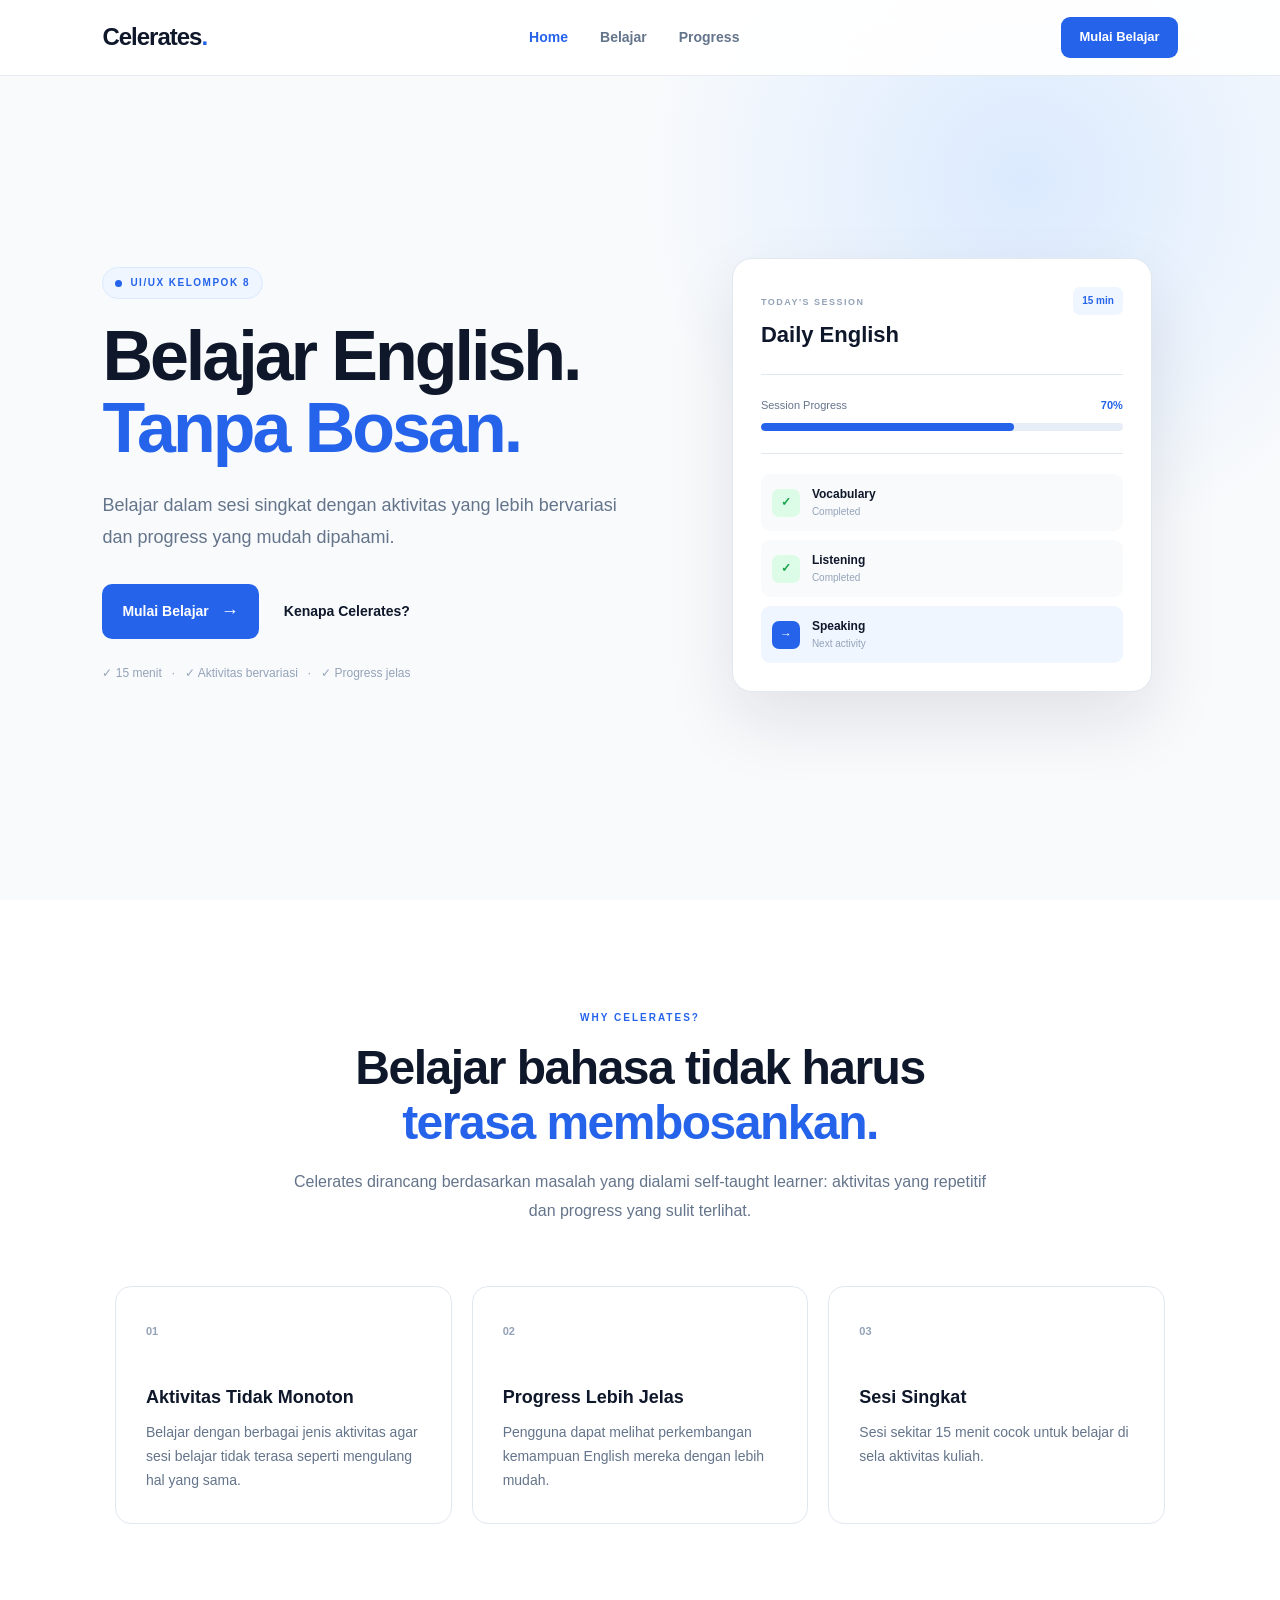
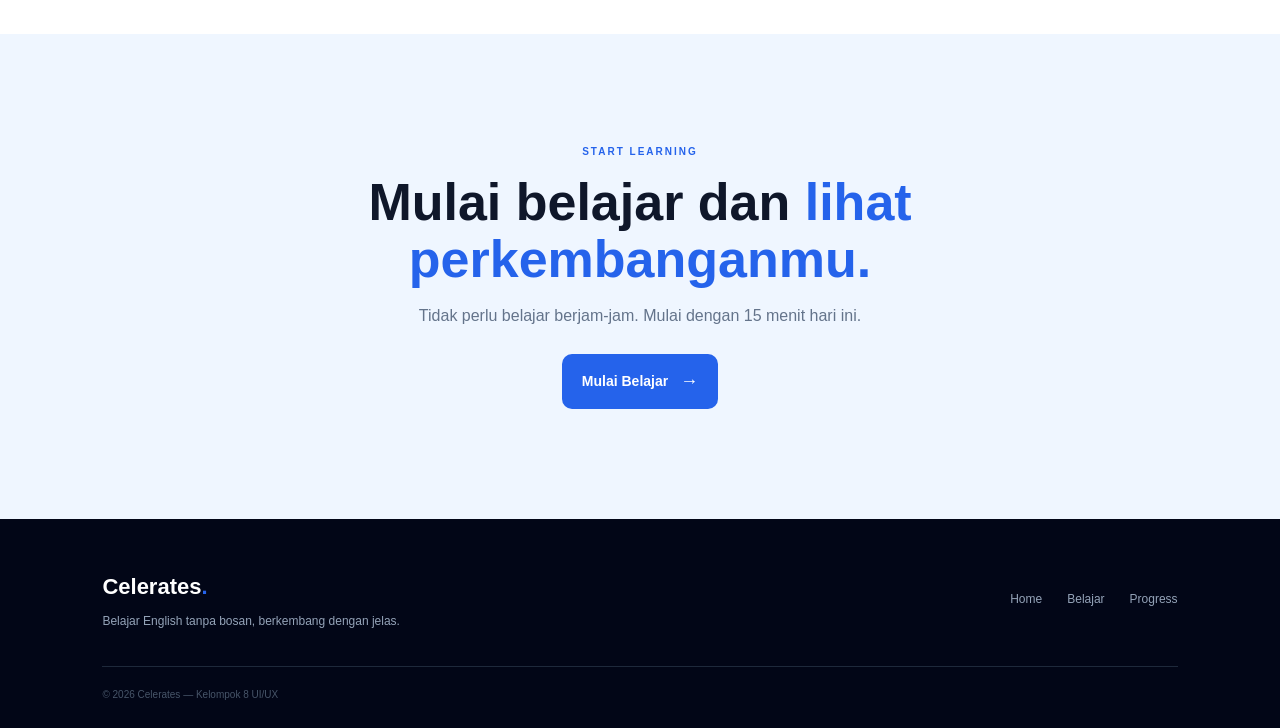
<file: index.html>
<!DOCTYPE html>
<html lang="id">

<head>
    <meta charset="UTF-8">
    <meta name="viewport" content="width=device-width, initial-scale=1.0">

    <title>Celerates — Belajar English Tanpa Bosan</title>

    <link rel="stylesheet" href="style.css">
</head>

<body>

    <!-- NAVBAR -->

    <nav class="navbar">

        <a href="index.html" class="logo">
            Celerates<span>.</span>
        </a>

        <div class="nav-menu">
            <a href="index.html" class="active">Home</a>
            <a href="belajar.html">Belajar</a>
            <a href="progress.html">Progress</a>
        </div>

        <a href="belajar.html" class="nav-button">
            Mulai Belajar
        </a>

    </nav>


    <!-- HERO -->

    <main>

        <section class="hero">

            <div class="hero-content">

                <div class="hero-badge">
                    <span></span>
                    UI/UX KELOMPOK 8
                </div>

                <h1>
                    Belajar English.
                    <span>Tanpa Bosan.</span>
                </h1>

                <p class="hero-subtitle">
                    Belajar dalam sesi singkat dengan aktivitas
                    yang lebih bervariasi dan progress yang mudah
                    dipahami.
                </p>

                <div class="hero-actions">

                    <a href="belajar.html" class="primary-button">
                        Mulai Belajar
                        <span>→</span>
                    </a>

                    <a href="#why" class="text-button">
                        Kenapa Celerates?
                    </a>

                </div>

                <div class="hero-note">
                    ✓ 15 menit &nbsp; · &nbsp;
                    ✓ Aktivitas bervariasi &nbsp; · &nbsp;
                    ✓ Progress jelas
                </div>

            </div>


            <!-- HERO PREVIEW -->

            <div class="hero-visual">

                <div class="preview-card">

                    <div class="preview-header">

                        <div>
                            <small>
                                TODAY'S SESSION
                            </small>

                            <h3>
                                Daily English
                            </h3>
                        </div>

                        <span>
                            15 min
                        </span>

                    </div>


                    <div class="preview-progress">

                        <div>
                            <span>Session Progress</span>
                            <strong>70%</strong>
                        </div>

                        <div class="progress-track">
                            <div style="width:70%;"></div>
                        </div>

                    </div>


                    <div class="preview-list">

                        <div class="preview-item done">
                            <b>✓</b>

                            <div>
                                <strong>Vocabulary</strong>
                                <small>Completed</small>
                            </div>
                        </div>


                        <div class="preview-item done">
                            <b>✓</b>

                            <div>
                                <strong>Listening</strong>
                                <small>Completed</small>
                            </div>
                        </div>


                        <div class="preview-item current">
                            <b>→</b>

                            <div>
                                <strong>Speaking</strong>
                                <small>Next activity</small>
                            </div>
                        </div>

                    </div>

                </div>

            </div>

        </section>


        <!-- WHY -->

        <section id="why" class="landing-section">

            <div class="section-heading">

                <p class="section-label">
                    WHY CELERATES?
                </p>

                <h2>
                    Belajar bahasa tidak harus
                    <span>terasa membosankan.</span>
                </h2>

                <p>
                    Celerates dirancang berdasarkan masalah yang
                    dialami self-taught learner: aktivitas yang
                    repetitif dan progress yang sulit terlihat.
                </p>

            </div>


            <div class="problem-grid">

                <div class="problem-card">

                    <span class="number">
                        01
                    </span>

                    <h3>
                        Aktivitas Tidak Monoton
                    </h3>

                    <p>
                        Belajar dengan berbagai jenis aktivitas
                        agar sesi belajar tidak terasa seperti
                        mengulang hal yang sama.
                    </p>

                </div>


                <div class="problem-card">

                    <span class="number">
                        02
                    </span>

                    <h3>
                        Progress Lebih Jelas
                    </h3>

                    <p>
                        Pengguna dapat melihat perkembangan
                        kemampuan English mereka dengan lebih mudah.
                    </p>

                </div>


                <div class="problem-card">

                    <span class="number">
                        03
                    </span>

                    <h3>
                        Sesi Singkat
                    </h3>

                    <p>
                        Sesi sekitar 15 menit cocok untuk belajar
                        di sela aktivitas kuliah.
                    </p>

                </div>

            </div>

        </section>


        <!-- CTA -->

        <section class="landing-cta">

            <div>

                <p class="section-label">
                    START LEARNING
                </p>

                <h2>
                    Mulai belajar dan
                    <span>lihat perkembanganmu.</span>
                </h2>

                <p>
                    Tidak perlu belajar berjam-jam.
                    Mulai dengan 15 menit hari ini.
                </p>

                <a href="belajar.html" class="primary-button">
                    Mulai Belajar
                    <span>→</span>
                </a>

            </div>

        </section>

    </main>


    <!-- FOOTER -->

    <footer>

        <div class="footer-content">

            <div>

                <a href="index.html" class="footer-logo">
                    Celerates<span>.</span>
                </a>

                <p>
                    Belajar English tanpa bosan,
                    berkembang dengan jelas.
                </p>

            </div>


            <div class="footer-links">

                <a href="index.html">Home</a>
                <a href="belajar.html">Belajar</a>
                <a href="progress.html">Progress</a>

            </div>

        </div>


        <div class="footer-bottom">

            © 2026 Celerates — Kelompok 8 UI/UX

        </div>

    </footer>

</body>

</html>
</file>
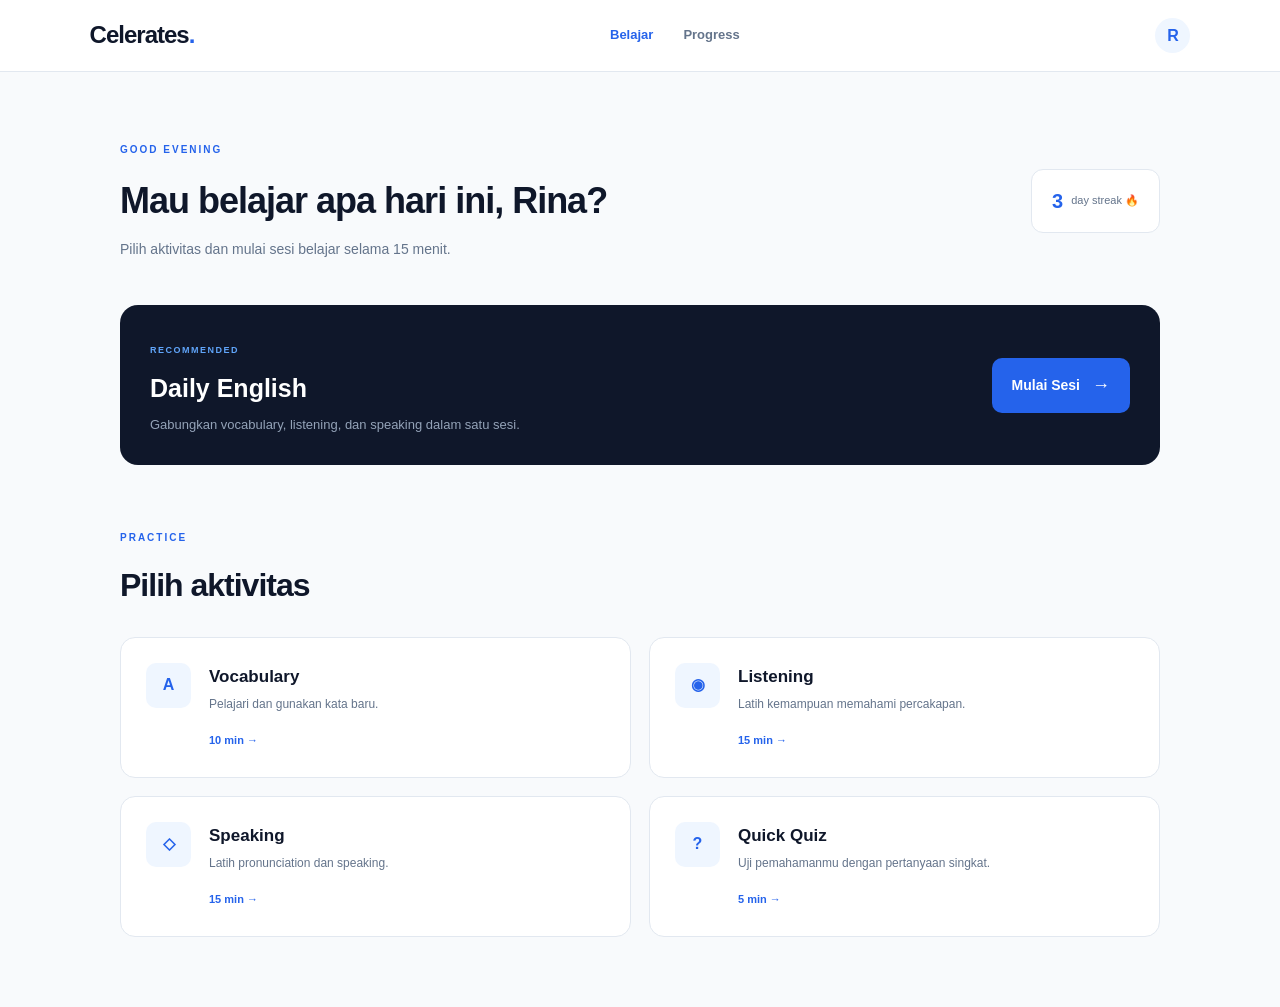
<file: Belajar.html>
<!DOCTYPE html>
<html lang="id">

<head>
    <meta charset="UTF-8">
    <meta name="viewport" content="width=device-width, initial-scale=1.0">

    <title>Celerates — Belajar</title>

    <link rel="stylesheet" href="style.css">
</head>

<body class="app-body">

    <!-- APP NAVBAR -->

    <nav class="app-navbar">

        <a href="index.html" class="logo">
            Celerates<span>.</span>
        </a>

        <div class="app-nav">

            <a href="belajar.html" class="active">
                Belajar
            </a>

            <a href="progress.html">
                Progress
            </a>

        </div>

        <div class="profile">
            R
        </div>

    </nav>


    <!-- LEARNING PAGE -->

    <main class="app-container">

        <div class="welcome">

            <div>

                <p class="section-label">
                    GOOD EVENING
                </p>

                <h1>
                    Mau belajar apa hari ini, Rina?
                </h1>

                <p>
                    Pilih aktivitas dan mulai sesi belajar
                    selama 15 menit.
                </p>

            </div>

            <div class="streak">

                <strong>
                    3
                </strong>

                <span>
                    day streak 🔥
                </span>

            </div>

        </div>


        <!-- SESSION -->

        <div class="session-box">

            <div>

                <small>
                    RECOMMENDED
                </small>

                <h2>
                    Daily English
                </h2>

                <p>
                    Gabungkan vocabulary, listening,
                    dan speaking dalam satu sesi.
                </p>

            </div>

            <a href="session.html" class="primary-button">
                Mulai Sesi
                <span>→</span>
            </a>

        </div>


        <!-- ACTIVITIES -->

        <div class="page-title">

            <p class="section-label">
                PRACTICE
            </p>

            <h2>
                Pilih aktivitas
            </h2>

        </div>


        <div class="activity-grid">

            <a href="session.html" class="activity-card">

                <div class="activity-icon">
                    A
                </div>

                <div>
                    <h3>
                        Vocabulary
                    </h3>

                    <p>
                        Pelajari dan gunakan kata baru.
                    </p>

                    <span>
                        10 min →
                    </span>
                </div>

            </a>


            <a href="session.html" class="activity-card">

                <div class="activity-icon">
                    ◉
                </div>

                <div>
                    <h3>
                        Listening
                    </h3>

                    <p>
                        Latih kemampuan memahami percakapan.
                    </p>

                    <span>
                        15 min →
                    </span>
                </div>

            </a>


            <a href="session.html" class="activity-card">

                <div class="activity-icon">
                    ◇
                </div>

                <div>
                    <h3>
                        Speaking
                    </h3>

                    <p>
                        Latih pronunciation dan speaking.
                    </p>

                    <span>
                        15 min →
                    </span>
                </div>

            </a>


            <a href="session.html" class="activity-card">

                <div class="activity-icon">
                    ?
                </div>

                <div>
                    <h3>
                        Quick Quiz
                    </h3>

                    <p>
                        Uji pemahamanmu dengan pertanyaan singkat.
                    </p>

                    <span>
                        5 min →
                    </span>
                </div>

            </a>

        </div>

    </main>

</body>

</html>
</file>
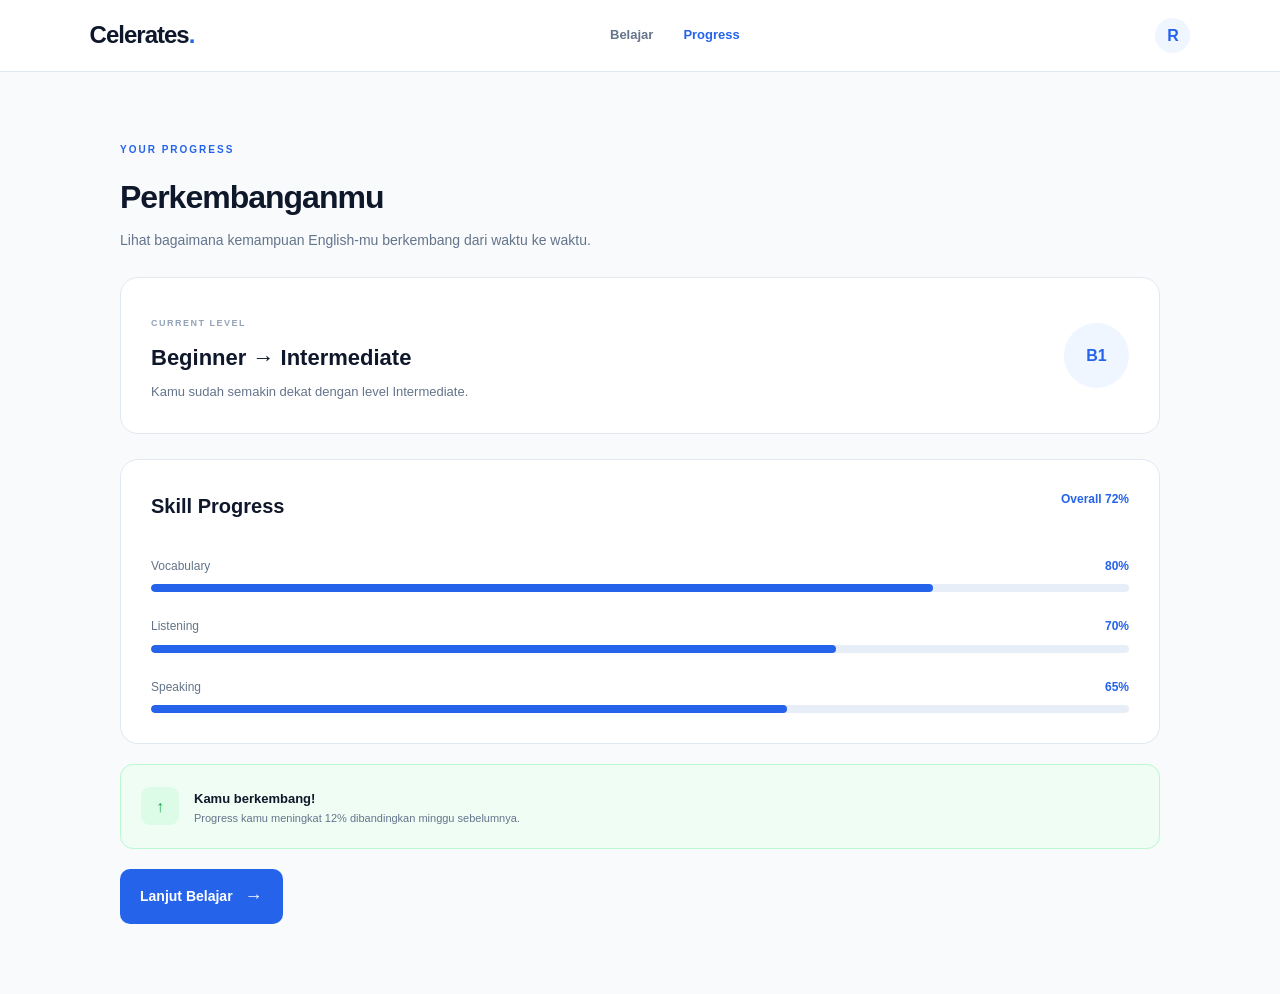
<file: progress.html>
<!DOCTYPE html>
<html lang="id">

<head>
    <meta charset="UTF-8">
    <meta name="viewport" content="width=device-width, initial-scale=1.0">

    <title>Celerates — Progress</title>

    <link rel="stylesheet" href="style.css">
</head>

<body class="app-body">

    <nav class="app-navbar">

        <a href="index.html" class="logo">
            Celerates<span>.</span>
        </a>

        <div class="app-nav">

            <a href="belajar.html">
                Belajar
            </a>

            <a href="progress.html" class="active">
                Progress
            </a>

        </div>

        <div class="profile">
            R
        </div>

    </nav>


    <main class="app-container">

        <div class="page-title">

            <p class="section-label">
                YOUR PROGRESS
            </p>

            <h1>
                Perkembanganmu
            </h1>

            <p>
                Lihat bagaimana kemampuan English-mu
                berkembang dari waktu ke waktu.
            </p>

        </div>


        <!-- OVERALL -->

        <div class="progress-overview">

            <div>

                <small>
                    CURRENT LEVEL
                </small>

                <h2>
                    Beginner → Intermediate
                </h2>

                <p>
                    Kamu sudah semakin dekat dengan level
                    Intermediate.
                </p>

            </div>


            <div class="level-badge">
                B1
            </div>

        </div>


        <!-- SKILLS -->

        <div class="skill-dashboard">

            <div class="dashboard-title">

                <h2>
                    Skill Progress
                </h2>

                <span>
                    Overall 72%
                </span>

            </div>


            <div class="skill-row">

                <div class="skill-info">

                    <span>
                        Vocabulary
                    </span>

                    <strong>
                        80%
                    </strong>

                </div>

                <div class="skill-track">
                    <div style="width:80%;"></div>
                </div>

            </div>


            <div class="skill-row">

                <div class="skill-info">

                    <span>
                        Listening
                    </span>

                    <strong>
                        70%
                    </strong>

                </div>

                <div class="skill-track">
                    <div style="width:70%;"></div>
                </div>

            </div>


            <div class="skill-row">

                <div class="skill-info">

                    <span>
                        Speaking
                    </span>

                    <strong>
                        65%
                    </strong>

                </div>

                <div class="skill-track">
                    <div style="width:65%;"></div>
                </div>

            </div>

        </div>


        <!-- INSIGHT -->

        <div class="progress-insight">

            <div class="insight-icon">
                ↑
            </div>

            <div>

                <strong>
                    Kamu berkembang!
                </strong>

                <p>
                    Progress kamu meningkat 12% dibandingkan
                    minggu sebelumnya.
                </p>

            </div>

        </div>


        <a href="belajar.html" class="primary-button">
            Lanjut Belajar
            <span>→</span>
        </a>

    </main>

</body>

</html>
</file>
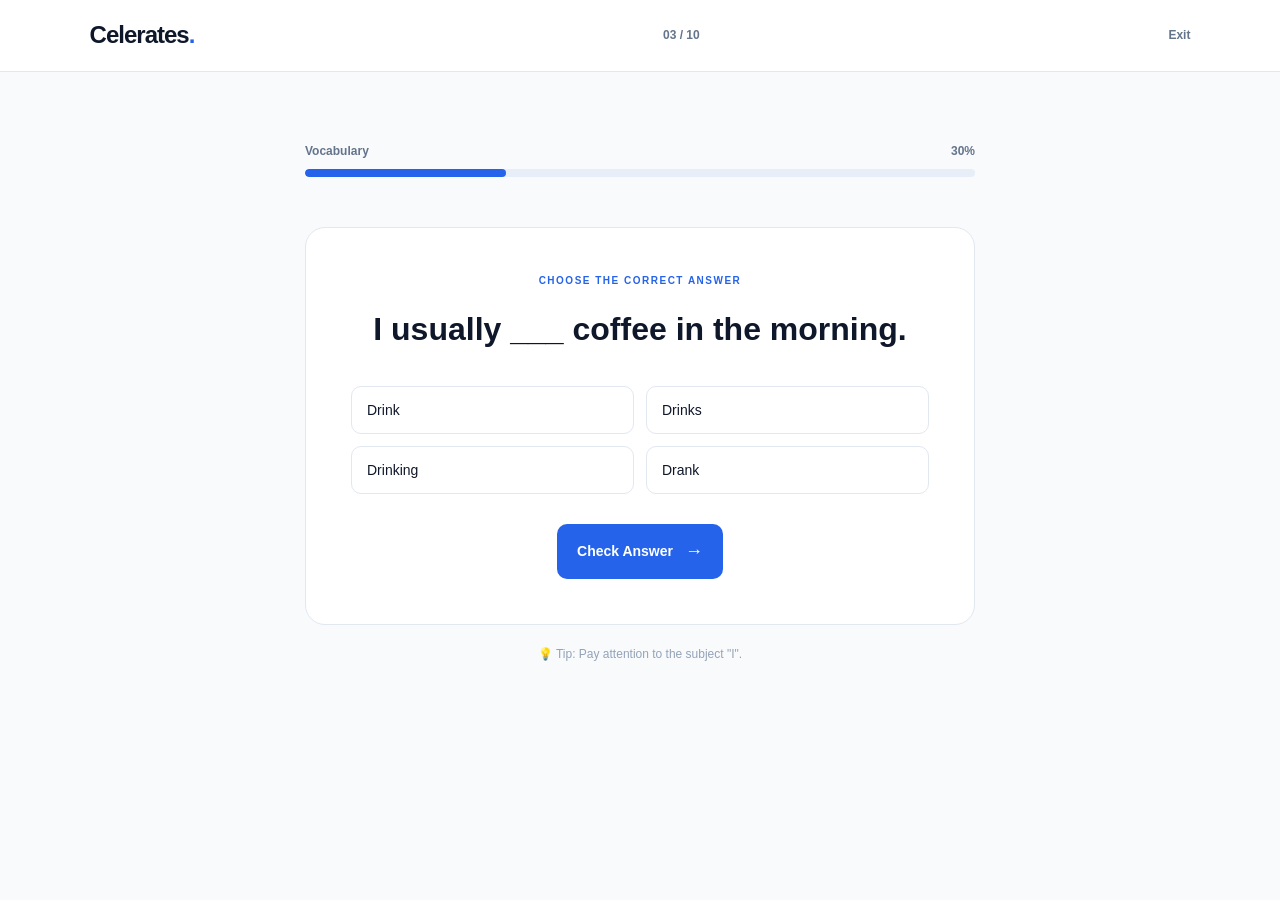
<file: Session.html>
<!DOCTYPE html>
<html lang="id">

<head>
    <meta charset="UTF-8">
    <meta name="viewport" content="width=device-width, initial-scale=1.0">

    <title>Celerates — Vocabulary</title>

    <link rel="stylesheet" href="style.css">
</head>

<body class="app-body">

    <nav class="app-navbar">

        <a href="index.html" class="logo">
            Celerates<span>.</span>
        </a>

        <div class="session-counter">
            03 / 10
        </div>

        <a href="belajar.html" class="exit-button">
            Exit
        </a>

    </nav>


    <main class="lesson-page">

        <div class="lesson-progress-header">

            <span>
                Vocabulary
            </span>

            <span>
                30%
            </span>

        </div>


        <div class="progress-track">
            <div style="width:30%;"></div>
        </div>


        <div class="question-card">

            <p class="question-label">
                CHOOSE THE CORRECT ANSWER
            </p>

            <h1>
                I usually ___ coffee
                in the morning.
            </h1>


            <div class="answer-list">

                <button class="answer">
                    Drink
                </button>

                <button class="answer">
                    Drinks
                </button>

                <button class="answer">
                    Drinking
                </button>

                <button class="answer">
                    Drank
                </button>

            </div>


            <a href="progress.html" class="primary-button check-button">
                Check Answer
                <span>→</span>
            </a>

        </div>


        <p class="lesson-tip">
            💡 Tip: Pay attention to the subject "I".
        </p>

    </main>

</body>

</html>
</file>
<file: style.css>
/* =========================
   GLOBAL
========================= */

* {
    margin: 0;
    padding: 0;
    box-sizing: border-box;
    scroll-behavior: smooth;
}


:root {
    --primary: #2563eb;
    --primary-dark: #1d4ed8;
    --primary-light: #eff6ff;

    --dark: #0f172a;
    --text: #334155;
    --muted: #64748b;

    --border: #e2e8f0;
    --background: #f8fafc;
    --white: #ffffff;

    --success: #16a34a;

    --radius: 16px;
}


body {
    font-family: Arial, sans-serif;

    background: var(--background);

    color: var(--dark);

    line-height: 1.6;
}


a {
    color: inherit;
    text-decoration: none;
}


button {
    font-family: inherit;
}


/* =========================
   NAVBAR LANDING
========================= */

.navbar {
    width: 100%;

    height: 76px;

    padding: 0 8%;

    display: flex;

    align-items: center;

    justify-content: space-between;

    position: fixed;

    top: 0;
    left: 0;

    z-index: 1000;

    background: rgba(255,255,255,0.92);

    backdrop-filter: blur(14px);

    border-bottom: 1px solid rgba(226,232,240,0.8);
}


.logo {
    font-size: 24px;

    font-weight: 800;

    letter-spacing: -1px;
}


.logo span {
    color: var(--primary);
}


.nav-menu {
    display: flex;

    gap: 32px;
}


.nav-menu a {
    color: var(--muted);

    font-size: 14px;

    font-weight: 600;
}


.nav-menu a:hover,
.nav-menu a.active {
    color: var(--primary);
}


.nav-button {
    padding: 10px 18px;

    background: var(--primary);

    color: white;

    border-radius: 9px;

    font-size: 13px;

    font-weight: 700;
}


.nav-button:hover {
    background: var(--primary-dark);
}


/* =========================
   BUTTON
========================= */

.primary-button {
    display: inline-flex;

    align-items: center;

    gap: 12px;

    padding: 13px 20px;

    background: var(--primary);

    color: white;

    border-radius: 10px;

    font-size: 14px;

    font-weight: 700;

    transition: 0.2s;
}


.primary-button:hover {
    background: var(--primary-dark);

    transform: translateY(-2px);
}


.primary-button span {
    font-size: 18px;
}


.text-button {
    color: var(--dark);

    font-size: 14px;

    font-weight: 700;
}


.text-button:hover {
    color: var(--primary);
}


/* =========================
   LANDING HERO
========================= */

.hero {
    min-height: 100vh;

    padding: 150px 8% 100px;

    display: grid;

    grid-template-columns: 1fr 0.9fr;

    align-items: center;

    gap: 80px;

    background:
        radial-gradient(
            circle at 80% 20%,
            #dbeafe,
            transparent 30%
        ),
        #f8fafc;
}


.hero-content {
    max-width: 650px;
}


.hero-badge {
    display: inline-flex;

    align-items: center;

    gap: 8px;

    padding: 7px 12px;

    margin-bottom: 22px;

    background: var(--primary-light);

    color: var(--primary);

    border: 1px solid #dbeafe;

    border-radius: 50px;

    font-size: 10px;

    font-weight: 800;

    letter-spacing: 1.5px;
}


.hero-badge span {
    width: 7px;

    height: 7px;

    background: var(--primary);

    border-radius: 50%;
}


.hero h1 {
    font-size: clamp(48px,6vw,70px);

    line-height: 1.02;

    letter-spacing: -3px;

    margin-bottom: 25px;
}


.hero h1 span {
    color: var(--primary);
}


.hero-subtitle {
    max-width: 570px;

    color: var(--muted);

    font-size: 18px;

    line-height: 1.8;

    margin-bottom: 30px;
}


.hero-actions {
    display: flex;

    align-items: center;

    gap: 25px;
}


.hero-note {
    margin-top: 25px;

    color: #94a3b8;

    font-size: 12px;
}


/* =========================
   HERO PREVIEW
========================= */

.hero-visual {
    display: flex;

    justify-content: center;
}


.preview-card {
    width: 100%;

    max-width: 420px;

    padding: 28px;

    background: white;

    border: 1px solid var(--border);

    border-radius: 20px;

    box-shadow: 0 30px 70px rgba(15,23,42,0.1);
}


.preview-header {
    display: flex;

    justify-content: space-between;

    padding-bottom: 22px;

    border-bottom: 1px solid var(--border);
}


.preview-header small {
    color: #94a3b8;

    font-size: 9px;

    font-weight: 800;

    letter-spacing: 1.5px;
}


.preview-header h3 {
    margin-top: 5px;

    font-size: 22px;
}


.preview-header > span {
    height: fit-content;

    padding: 6px 9px;

    background: var(--primary-light);

    color: var(--primary);

    border-radius: 7px;

    font-size: 10px;

    font-weight: bold;
}


.preview-progress {
    padding: 22px 0;

    border-bottom: 1px solid var(--border);
}


.preview-progress > div:first-child {
    display: flex;

    justify-content: space-between;

    margin-bottom: 8px;

    color: var(--muted);

    font-size: 11px;
}


.preview-progress strong {
    color: var(--primary);
}


.progress-track {
    height: 8px;

    overflow: hidden;

    background: #e8eef7;

    border-radius: 50px;
}


.progress-track div {
    height: 100%;

    background: var(--primary);

    border-radius: inherit;
}


.preview-list {
    display: flex;

    flex-direction: column;

    gap: 9px;

    padding-top: 20px;
}


.preview-item {
    display: flex;

    align-items: center;

    gap: 12px;

    padding: 11px;

    border-radius: 9px;

    background: #f8fafc;
}


.preview-item > b {
    width: 28px;

    height: 28px;

    display: flex;

    justify-content: center;

    align-items: center;

    border-radius: 7px;

    background: #e2e8f0;

    color: #64748b;

    font-size: 12px;
}


.preview-item div {
    display: flex;

    flex-direction: column;
}


.preview-item strong {
    font-size: 12px;
}


.preview-item small {
    color: #94a3b8;

    font-size: 10px;
}


.preview-item.done > b {
    background: #dcfce7;

    color: var(--success);
}


.preview-item.current {
    background: var(--primary-light);
}


.preview-item.current > b {
    background: var(--primary);

    color: white;
}


/* =========================
   LANDING SECTIONS
========================= */

.landing-section {
    padding: 110px 8%;

    background: white;
}


.section-heading {
    max-width: 700px;

    margin: auto;

    text-align: center;
}


.section-label {
    color: var(--primary);

    font-size: 10px;

    font-weight: 800;

    letter-spacing: 2px;

    margin-bottom: 14px;
}


.section-heading h2 {
    font-size: clamp(34px,4vw,48px);

    line-height: 1.15;

    letter-spacing: -1.5px;

    margin-bottom: 18px;
}


.section-heading h2 span {
    color: var(--primary);
}


.section-heading > p:last-child {
    color: var(--muted);

    line-height: 1.8;
}


.problem-grid {
    max-width: 1050px;

    margin: 60px auto 0;

    display: grid;

    grid-template-columns: repeat(3,1fr);

    gap: 20px;
}


.problem-card {
    padding: 30px;

    border: 1px solid var(--border);

    border-radius: var(--radius);

    background: white;
}


.problem-card .number {
    color: #94a3b8;

    font-size: 11px;

    font-weight: 800;
}


.problem-card h3 {
    margin: 40px 0 10px;

    font-size: 18px;
}


.problem-card p {
    color: var(--muted);

    font-size: 14px;

    line-height: 1.7;
}


/* =========================
   LANDING CTA
========================= */

.landing-cta {
    padding: 110px 8%;

    background: var(--primary-light);

    text-align: center;
}


.landing-cta > div {
    max-width: 650px;

    margin: auto;
}


.landing-cta h2 {
    font-size: clamp(36px,5vw,52px);

    line-height: 1.1;

    margin-bottom: 15px;
}


.landing-cta h2 span {
    color: var(--primary);
}


.landing-cta p:not(.section-label) {
    color: var(--muted);
}


.landing-cta .primary-button {
    margin-top: 25px;
}


/* =========================
   FOOTER
========================= */

footer {
    padding: 50px 8% 25px;

    background: #020617;

    color: #94a3b8;
}


.footer-content {
    display: flex;

    justify-content: space-between;

    padding-bottom: 35px;

    border-bottom: 1px solid #1e293b;
}


.footer-logo {
    color: white;

    font-size: 22px;

    font-weight: 800;
}


.footer-logo span {
    color: var(--primary);
}


.footer-content p {
    margin-top: 8px;

    font-size: 12px;
}


.footer-links {
    display: flex;

    gap: 25px;

    align-items: center;
}


.footer-links a {
    font-size: 12px;
}


.footer-links a:hover {
    color: white;
}


.footer-bottom {
    padding-top: 20px;

    color: #475569;

    font-size: 10px;
}


/* ==================================================
   APPLICATION
================================================== */

.app-body {
    min-height: 100vh;

    background: #f8fafc;
}


/* =========================
   APP NAVBAR
========================= */

.app-navbar {
    height: 72px;

    padding: 0 7%;

    display: flex;

    align-items: center;

    justify-content: space-between;

    background: white;

    border-bottom: 1px solid var(--border);
}


.app-nav {
    display: flex;

    gap: 30px;
}


.app-nav a {
    color: var(--muted);

    font-size: 13px;

    font-weight: 600;
}


.app-nav a.active,
.app-nav a:hover {
    color: var(--primary);
}


.profile {
    width: 35px;

    height: 35px;

    display: flex;

    justify-content: center;

    align-items: center;

    background: var(--primary-light);

    color: var(--primary);

    border-radius: 50%;

    font-weight: 800;
}


/* =========================
   APP CONTAINER
========================= */

.app-container {
    max-width: 1100px;

    margin: auto;

    padding: 70px 30px;
}


.welcome {
    display: flex;

    justify-content: space-between;

    align-items: center;

    gap: 30px;

    margin-bottom: 45px;
}


.welcome h1 {
    font-size: 36px;

    letter-spacing: -1px;

    margin-bottom: 8px;
}


.welcome p:not(.section-label) {
    color: var(--muted);

    font-size: 14px;
}


.streak {
    padding: 15px 20px;

    display: flex;

    align-items: center;

    gap: 8px;

    background: white;

    border: 1px solid var(--border);

    border-radius: 12px;
}


.streak strong {
    color: var(--primary);

    font-size: 20px;
}


.streak span {
    color: var(--muted);

    font-size: 11px;
}


/* =========================
   RECOMMENDED SESSION
========================= */

.session-box {
    padding: 30px;

    display: flex;

    justify-content: space-between;

    align-items: center;

    gap: 30px;

    background: var(--dark);

    color: white;

    border-radius: 18px;

    margin-bottom: 65px;
}


.session-box small {
    color: #60a5fa;

    font-size: 9px;

    font-weight: 800;

    letter-spacing: 1.5px;
}


.session-box h2 {
    margin: 7px 0;

    font-size: 25px;
}


.session-box p {
    color: #94a3b8;

    font-size: 13px;
}


.page-title {
    margin-bottom: 25px;
}


.page-title h1,
.page-title h2 {
    font-size: 32px;

    letter-spacing: -1px;
}


.page-title > p:last-child {
    color: var(--muted);

    margin-top: 6px;

    font-size: 14px;
}


/* =========================
   ACTIVITY CARDS
========================= */

.activity-grid {
    display: grid;

    grid-template-columns: repeat(2,1fr);

    gap: 18px;
}


.activity-card {
    padding: 25px;

    display: flex;

    gap: 18px;

    background: white;

    border: 1px solid var(--border);

    border-radius: 15px;

    transition: 0.2s;
}


.activity-card:hover {
    border-color: #bfdbfe;

    transform: translateY(-3px);

    box-shadow: 0 12px 30px rgba(15,23,42,0.06);
}


.activity-icon {
    width: 45px;

    height: 45px;

    display: flex;

    align-items: center;

    justify-content: center;

    flex-shrink: 0;

    background: var(--primary-light);

    color: var(--primary);

    border-radius: 10px;

    font-weight: 800;
}


.activity-card h3 {
    font-size: 17px;

    margin-bottom: 5px;
}


.activity-card p {
    color: var(--muted);

    font-size: 12px;

    margin-bottom: 12px;
}


.activity-card span {
    color: var(--primary);

    font-size: 11px;

    font-weight: 700;
}


/* =========================
   SESSION PAGE
========================= */

.lesson-page {
    max-width: 720px;

    margin: auto;

    padding: 70px 25px;
}


.lesson-progress-header {
    display: flex;

    justify-content: space-between;

    color: var(--muted);

    font-size: 12px;

    font-weight: 700;

    margin-bottom: 8px;
}


.lesson-page > .progress-track {
    margin-bottom: 50px;
}


.question-card {
    padding: 45px;

    background: white;

    border: 1px solid var(--border);

    border-radius: 20px;

    text-align: center;
}


.question-label {
    color: var(--primary);

    font-size: 10px;

    font-weight: 800;

    letter-spacing: 1.5px;

    margin-bottom: 20px;
}


.question-card h1 {
    font-size: 32px;

    line-height: 1.3;

    margin-bottom: 35px;
}


.answer-list {
    display: grid;

    grid-template-columns: repeat(2,1fr);

    gap: 12px;
}


.answer {
    padding: 15px;

    background: white;

    border: 1px solid var(--border);

    border-radius: 10px;

    cursor: pointer;

    color: var(--dark);

    font-size: 14px;

    text-align: left;
}


.answer:hover {
    border-color: var(--primary);

    background: var(--primary-light);
}


.check-button {
    margin-top: 30px;
}


.lesson-tip {
    margin-top: 20px;

    text-align: center;

    color: #94a3b8;

    font-size: 12px;
}


/* =========================
   PROGRESS PAGE
========================= */

.progress-overview {
    padding: 30px;

    display: flex;

    justify-content: space-between;

    align-items: center;

    gap: 30px;

    background: white;

    border: 1px solid var(--border);

    border-radius: 18px;

    margin-bottom: 25px;
}


.progress-overview small {
    color: #94a3b8;

    font-size: 9px;

    font-weight: 800;

    letter-spacing: 1.5px;
}


.progress-overview h2 {
    margin: 7px 0;

    font-size: 22px;
}


.progress-overview p {
    color: var(--muted);

    font-size: 13px;
}


.level-badge {
    width: 65px;

    height: 65px;

    display: flex;

    align-items: center;

    justify-content: center;

    flex-shrink: 0;

    background: var(--primary-light);

    color: var(--primary);

    border-radius: 50%;

    font-weight: 800;
}


.skill-dashboard {
    padding: 30px;

    background: white;

    border: 1px solid var(--border);

    border-radius: 18px;
}


.dashboard-title {
    display: flex;

    justify-content: space-between;

    margin-bottom: 35px;
}


.dashboard-title h2 {
    font-size: 20px;
}


.dashboard-title span {
    color: var(--primary);

    font-size: 12px;

    font-weight: 700;
}


.skill-row {
    margin-bottom: 25px;
}


.skill-row:last-child {
    margin-bottom: 0;
}


.skill-info {
    display: flex;

    justify-content: space-between;

    margin-bottom: 8px;

    color: var(--muted);

    font-size: 12px;
}


.skill-info strong {
    color: var(--primary);
}


.skill-track {
    height: 8px;

    overflow: hidden;

    background: #e8eef7;

    border-radius: 50px;
}


.skill-track div {
    height: 100%;

    background: var(--primary);

    border-radius: inherit;
}


.progress-insight {
    margin: 20px 0;

    padding: 20px;

    display: flex;

    gap: 15px;

    align-items: center;

    background: #f0fdf4;

    border: 1px solid #bbf7d0;

    border-radius: 13px;
}


.insight-icon {
    width: 38px;

    height: 38px;

    display: flex;

    align-items: center;

    justify-content: center;

    background: #dcfce7;

    color: var(--success);

    border-radius: 9px;

    font-weight: bold;
}


.progress-insight strong {
    font-size: 13px;
}


.progress-insight p {
    color: var(--muted);

    font-size: 11px;
}


/* =========================
   SESSION EXIT
========================= */

.session-counter {
    color: var(--muted);

    font-size: 12px;

    font-weight: 700;
}


.exit-button {
    color: var(--muted);

    font-size: 12px;

    font-weight: 600;
}


.exit-button:hover {
    color: #ef4444;
}


/* =========================
   RESPONSIVE
========================= */

@media (max-width: 900px) {

    .hero {
        grid-template-columns: 1fr;

        text-align: center;
    }


    .hero-content {
        margin: auto;
    }


    .hero-badge {
        margin-left: auto;
        margin-right: auto;
    }


    .hero-actions {
        justify-content: center;
    }


    .hero-visual {
        max-width: 450px;

        margin: auto;

        width: 100%;
    }


    .problem-grid {
        grid-template-columns: 1fr;
    }


    .progress-overview {
        align-items: flex-start;
    }

}


@media (max-width: 700px) {

    .navbar {
        padding: 0 6%;
    }


    .nav-menu {
        display: none;
    }


    .hero {
        padding: 120px 6% 80px;
    }


    .hero h1 {
        font-size: 45px;
    }


    .hero-subtitle {
        font-size: 16px;
    }


    .landing-section {
        padding: 85px 6%;
    }


    .landing-cta {
        padding: 85px 6%;
    }


    .footer-content {
        flex-direction: column;

        gap: 25px;
    }


    .app-navbar {
        padding: 0 6%;
    }


    .app-container {
        padding: 50px 20px;
    }


    .welcome {
        flex-direction: column;

        align-items: flex-start;
    }


    .session-box {
        flex-direction: column;

        align-items: flex-start;
    }


    .activity-grid {
        grid-template-columns: 1fr;
    }


    .answer-list {
        grid-template-columns: 1fr;
    }


    .question-card {
        padding: 30px 20px;
    }


    .question-card h1 {
        font-size: 25px;
    }


    .progress-overview {
        flex-direction: column;
    }

}


@media (max-width: 450px) {

    .nav-button {
        padding: 8px 11px;

        font-size: 11px;
    }


    .hero h1 {
        font-size: 38px;
    }


    .hero-actions {
        flex-direction: column;
    }


    .preview-card {
        padding: 22px;
    }


    .app-nav {
        gap: 15px;
    }


    .app-nav a {
        font-size: 11px;
    }

}
</file>
